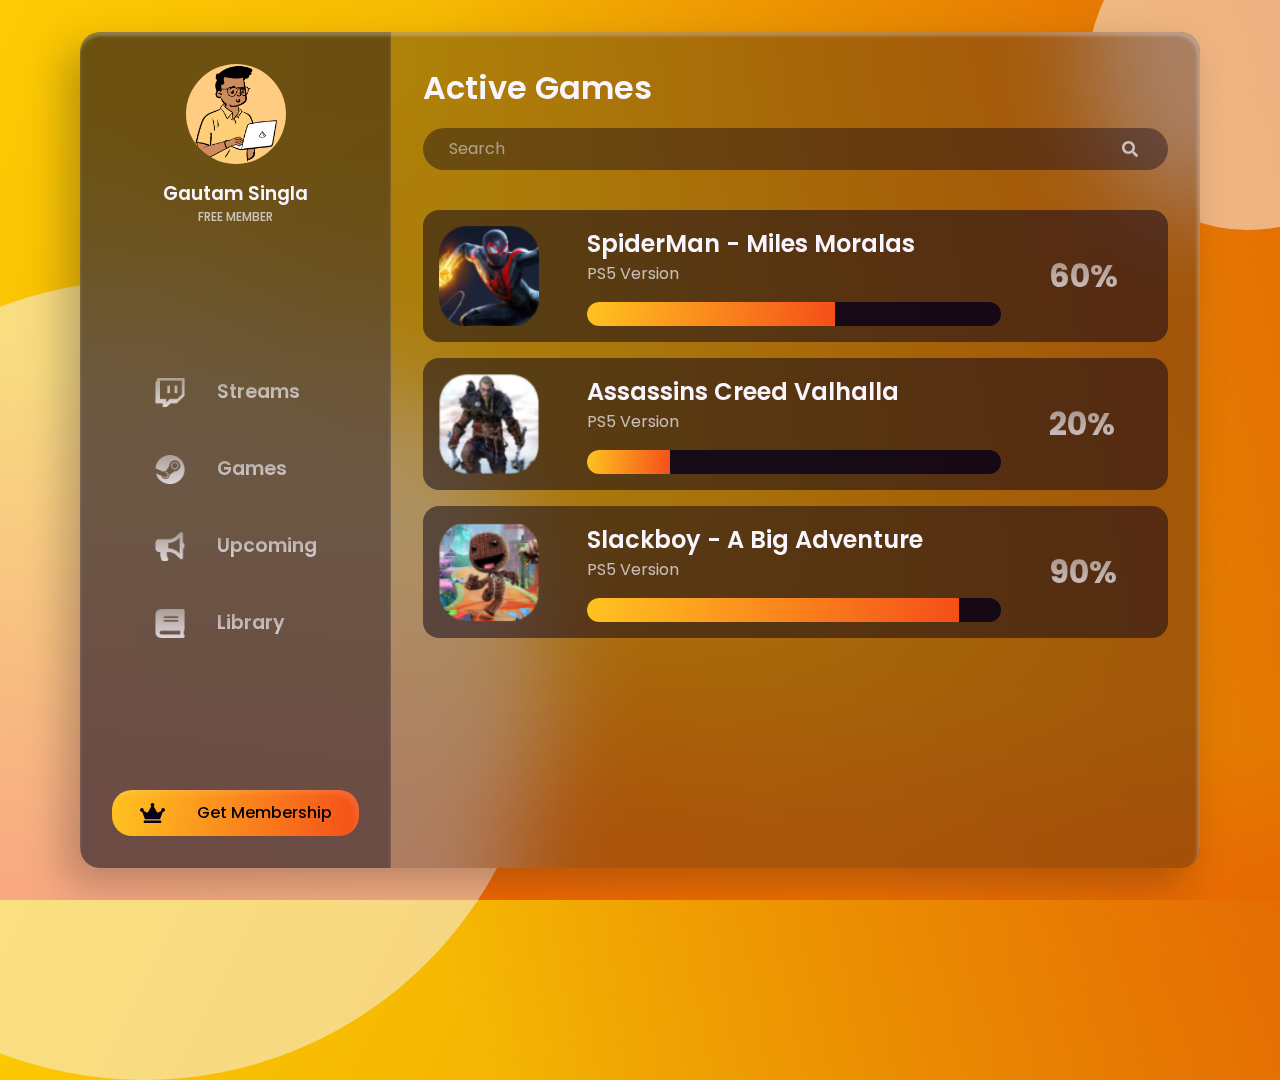
<file: Games-Dashboard/index.html>
<!DOCTYPE html>
<html lang="en">

<head>
  <meta charset="UTF-8" />
  <meta http-equiv="X-UA-Compatible" content="IE=edge" />
  <meta name="viewport" content="width=device-width, initial-scale=1.0" />
  <title>Gaming Dashboard</title>
  <link rel="shortcut icon" href="./assets/controller.png" type="image/x-icon" />
  <link rel="stylesheet" href="./styles/reset.css" />
  <link rel="stylesheet" href="./styles/backgrounds.css" />
  <link rel="stylesheet" href="./styles/style.css" />
</head>

<body>
  <!-- Styling Elements -->
  <div class="circle left"></div>
  <div class="circle right"></div>
  <!-- ---------------- -->
  <div class="container">

    <section>

      <!-- Side Bar -->
      <div class="sidebar">
        <div class="user-profile">
          <img src="./assets/user.png" alt="User-image" id="user-image" />
          <div class="user-details">
            <h3 class="username">Gautam Singla</h3>
            <p class="status">free member</p>
          </div>
        </div>
        <div class="menu">
          <a href="#" class="menu-item">
            <img src="./assets/Twitch.png" alt="" />
            <h2 class="item grad-text">Streams</h2>
          </a>
          <a href="#" class="menu-item">
            <img src="./assets/Steam.png" alt="" />
            <h2 class="item grad-text">Games</h2>
          </a>
          <a href="#" class="menu-item">
            <img src="./assets/Upcoming.png" alt="" />
            <h2 class="item grad-text">Upcoming</h2>
          </a>
          <a href="#" class="menu-item">
            <img src="./assets/Library.png" alt="" />
            <h2 class="item grad-text">Library</h2>
          </a>
        </div>
        <button><img src="./assets/Crown.svg" alt="" /> Get Membership</button>
      </div>
      <div class="main">
        <h1>Active Games</h1>

        <form method="POST">
          <input type="text" placeholder="Search" name="search" />
          <button type="submit" title="Search">
            <img src="./assets/searchIcon.svg" alt="" />
          </button>
        </form>
        <div class="card-array">
          <div class="card">
            <img class="card-image" src="./assets/spiderman.png" alt="spiderman" />
            <div class="game-details">
              <h3>SpiderMan - Miles Moralas</h3>
              <p>PS5 Version</p>
              <div class="progress">
                <div class="bar" style="width: 60%"></div>
              </div>
            </div>
            <h2 class="grad-text">60%</h2>
          </div>
          <div class="card">
            <img class="card-image" src="./assets/assassins.png" alt="assassins" />
            <div class="game-details">
              <h3>Assassins Creed Valhalla</h3>
              <p>PS5 Version</p>
              <div class="progress">
                <div class="bar" style="width: 20%"></div>
              </div>
            </div>
            <h2 class="grad-text">20%</h2>
          </div>
          <div class="card">
            <img class="card-image" src="./assets/sackboy.png" alt="sackboy" />
            <div class="game-details">
              <h3>Slackboy - A Big Adventure</h3>
              <p>PS5 Version</p>
              <div class="progress">
                <div class="bar" style="width: 90%"></div>
              </div>
            </div>
            <h2 class="grad-text">90%</h2>
          </div>
        </div>
      </div>
    </section>
  </div>
</body>

</html>
</file>
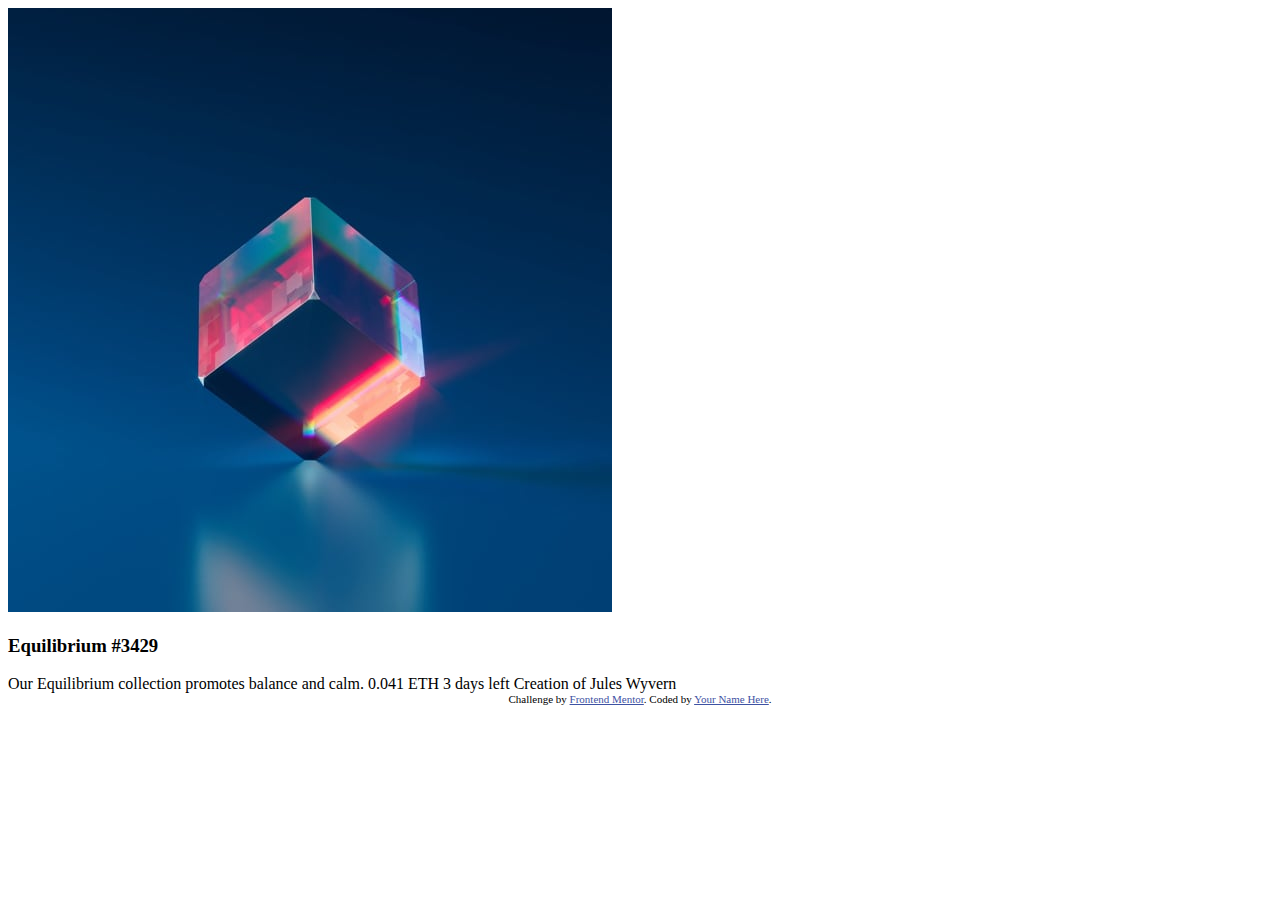
<file: nft-preview-card-component-main/index.html>
<!DOCTYPE html>
<html lang="en">
  <head>
    <meta charset="UTF-8" />
    <meta name="viewport" content="width=device-width, initial-scale=1.0" />
    <!-- displays site properly based on user's device -->

    <link
      rel="icon"
      type="image/png"
      sizes="32x32"
      href="./images/favicon-32x32.png"
    />

    <title>Frontend Mentor | NFT preview card component</title>
    <link rel="preconnect" href="https://fonts.googleapis.com" />
    <link rel="preconnect" href="https://fonts.gstatic.com" crossorigin />
    <link
      href="https://fonts.googleapis.com/css2?family=Outfit:wght@300;400;600&display=swap"
      rel="stylesheet"
    />
    <!-- Feel free to remove these styles or customise in your own stylesheet 👍 -->
    <style>
      .attribution {
        font-size: 11px;
        text-align: center;
      }
      .attribution a {
        color: hsl(228, 45%, 44%);
      }
    </style>
  </head>
  <body>
    <div class="card">
      <div class="img-container">
        <img src="./images/image-equilibrium.jpg" alt="" />
        <img
          src="./images/icon-view.svg"
          alt="eye"
        />
      </div>
    </div>
    <h3>Equilibrium #3429 </h3>
    Our Equilibrium collection promotes balance and calm.
    0.041 ETH 3 days left 
    Creation of Jules Wyvern

    <div class="attribution">
      Challenge by
      <a href="https://www.frontendmentor.io?ref=challenge" target="_blank"
        >Frontend Mentor</a
      >. Coded by <a href="#">Your Name Here</a>.
    </div>
  </body>
</html>
</file>
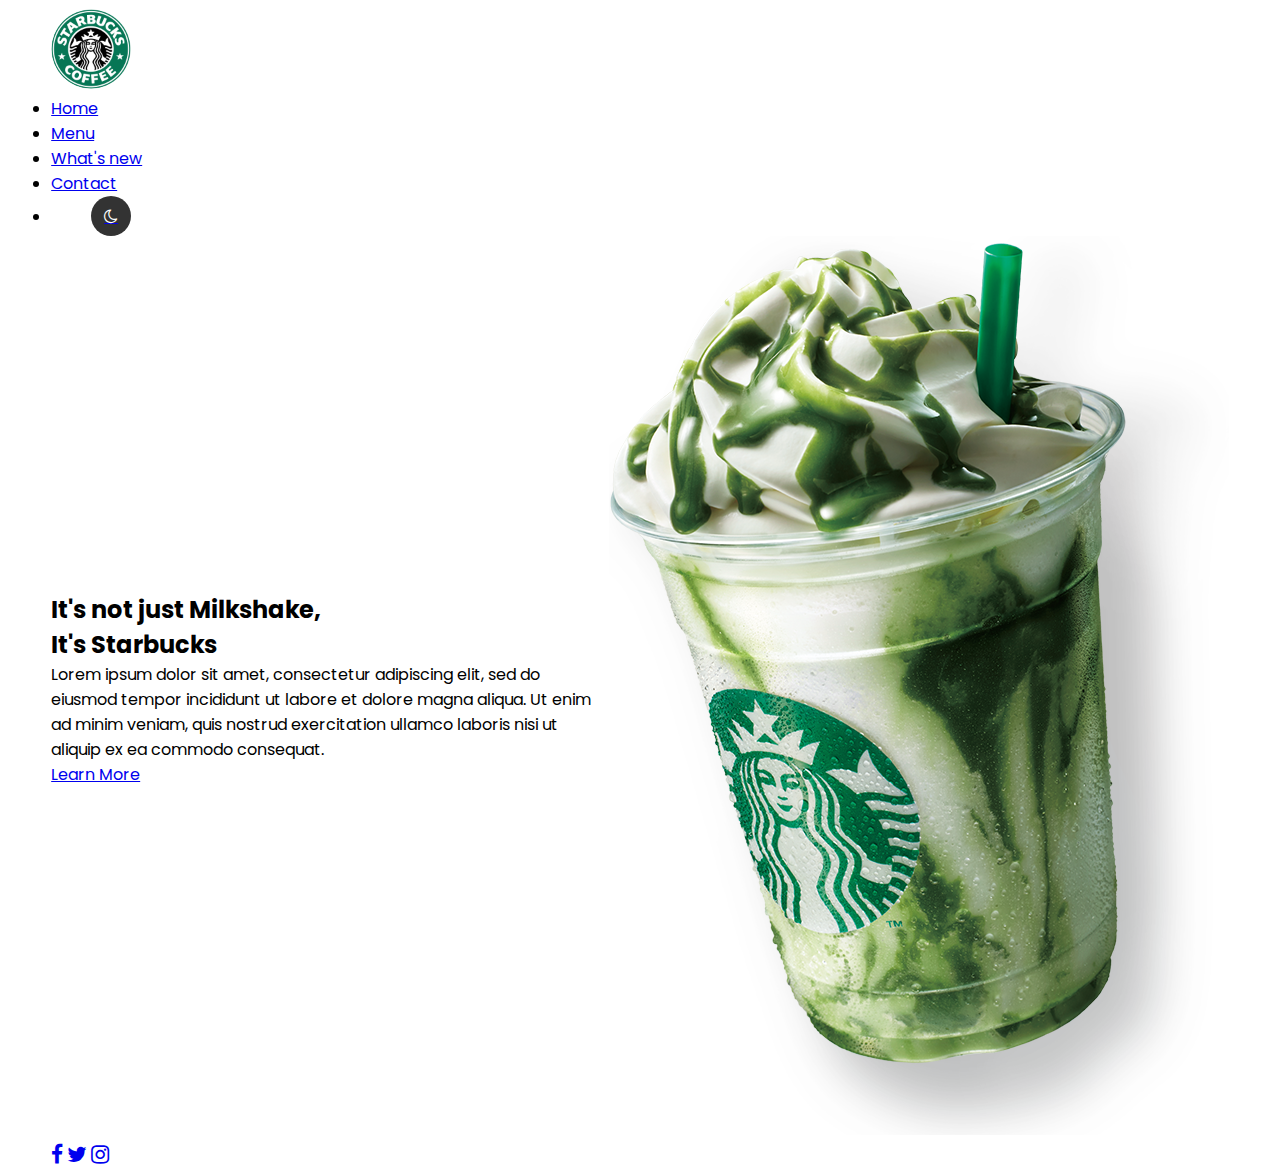
<file: StarBucks Landing/index.html>
<!DOCTYPE html>
<html lang="en">

<head>
  <meta charset="UTF-8" />
  <meta name="viewport" content="width=device-width, initial-scale=1.0" />
  <link rel="stylesheet" href="Style/style.css" />
  <link rel="preconnect" href="https://fonts.gstatic.com" />
  <link rel="icon" href="Assets/Logo.png" />
  <link href="https://fonts.googleapis.com/css2?family=Poppins:wght@100;200;300;400;500;600;700&display=swap"
    rel="stylesheet" />
  <link rel="stylesheet" href="https://cdnjs.cloudflare.com/ajax/libs/font-awesome/4.7.0/css/font-awesome.css"
    integrity="sha512-5A8nwdMOWrSz20fDsjczgUidUBR8liPYU+WymTZP1lmY9G6Oc7HlZv156XqnsgNUzTyMefFTcsFH/tnJE/+xBg=="
    crossorigin="anonymous"/>
  <title>Starbucks</title>
</head>

<body>
    <section id = "main">
      <nav>
        <img src="Assets/Starbucks-Logo.png" alt="logo_starbucks" class="logo" />
        <div class="nav-links">
          <ul class="navigation">
            <li><a href="#">Home</a></li>
            <li><a href="#">Menu</a></li>
            <li><a href="#">What's new</a></li>
            <li><a href="#">Contact</a></li>
            <li>
              <a href="#" class="toggleMode"><i class="fa fa-moon-o" aria-hidden="true"></i></a>
            </li>
          </ul>
        </div>
        <div id="burger-hider">
          <div class="burger active">
              <div class="line"></div>
              <div class="line"></div>
              <div class="line"></div>
          </div>
      </div>
      </nav>
      <header>
        <div class="text">
          <h2>It's not just Milkshake, <br />It's <span>Starbucks</span></h2>
          <p>
            Lorem ipsum dolor sit amet, consectetur adipiscing elit, sed do eiusmod tempor incididunt ut labore et dolore
            magna aliqua. Ut enim ad minim veniam, quis nostrud exercitation ullamco laboris nisi ut aliquip ex ea commodo
            consequat.
          </p>
          <a href="#" class="learnMore">Learn More</a>
          
        </div>
        <div class="img-box">
          <img src="Assets/Milkshake.png" alt="Milkshake" />
        </div>
      </header>
      <div class="social-links">
        <a href="#" class="facebook"><i class="fa fa-facebook fa-lg" aria-hidden="true"></i></a>
        <a href="#" class="twitter"><i class="fa fa-twitter fa-lg" aria-hidden="true"></i></a>
        <a href="#" class="instagram"><i class="fa fa-instagram fa-lg" aria-hidden="true"></i></a>
      </div>
    </section>
  <script src="app.js"></script>
</body>

</html>
</file>
<file: Games-Dashboard/styles/backgrounds.css>
@import url('https://fonts.googleapis.com/css2?family=Poppins:wght@300;400;500;600;700&display=swap');

body {
  font-family: 'Poppins', sans-serif;
  background: linear-gradient(
      17.52deg,
      rgba(253, 3, 3, 0.53) 0%,
      rgba(83, 3, 253, 0) 42.37%
    ),
    linear-gradient(
      243.18deg,
      rgba(227, 88, 2, 0.69) 0%,
      rgba(218, 10, 250, 0) 50%
    ),
    linear-gradient(116.82deg, #fdcb03 0%, #e38902 100%);
  /* overflow: hidden; */
  position: relative;
  overflow: hidden;
}
.circle {
  border-radius: 50%;
  background: #f8f5ff;
  opacity: 0.5;
  position: absolute;
  aspect-ratio: 1;
  z-index: -1;
}
.left {
  width: 10em;
  bottom: -10%;
  left: -10%;
}
.right {
  width: 5em;
  top: -10%;
  right: -10%;
}
section {
  background: rgba(8, 0, 25, 0.3);
  box-shadow: -15px 17px 40px rgba(8, 0, 25, 0.25);
  border-radius: 20px;
}
.sidebar {
  background: rgba(8, 0, 25, 0.4);
  backdrop-filter: blur(100px);
  border-radius: 20px 20px 0 0;

  box-shadow: inset 0px 4px 3px rgba(248, 245, 255, 0.26);
}

.sidebar button {
  background: linear-gradient(98.05deg, #ffc120 2.07%, #f54e19 100%);
  box-shadow: inset -4px 4px 4px rgba(255, 255, 255, 0.1);
  border-radius: 20px;
  border: none;
  color: var(--black);
}

.main {
  /* border-radius: 0 20px 20px 0; */
  border-radius: 0 0 20px 20px;
  backdrop-filter: blur(50px);
  box-shadow: inset -3px 4px 3px rgba(248, 245, 255, 0.26);
}

@media screen and (min-width: 768px) {
  .left {
    width: 50em;
    bottom: -20%;
    left: -20%;
  }
  .right {
    width: 20em;
  }
  .sidebar {
    border-radius: 20px 0 0 20px;
  }
  .main {
    border-radius: 0 20px 20px 0;
  }
}
</file>
<file: Games-Dashboard/styles/style.css>
:root {
  --white: 259 98% 98%;
  --black: 259 98% 5% 1;
  --icon-grad: linear-gradient(
    180deg,
    rgba(248, 245, 255, 0.46) 0%,
    rgba(248, 245, 255, 0.8) 100%
  );
}

/* **************** */
/* Utility Classes */
/* ************** */

.grad-text {
  /* Adding Gradient in text */
  background: var(--icon-grad);
  -webkit-text-fill-color: transparent;
  -webkit-background-clip: text;
  background-clip: text;
}

/* ************** */
/* Layout styles */
/* ************** */
.container {
  display: grid;
  place-items: center;
  height: 100vh;
  padding: 1em;
  overflow: hidden;
}
section {
  width: 100%;
  max-width: 1200px;
  height: 100%;
  margin: auto;
  position: relative;
  display: grid;
  grid-template-columns: 1fr;
  overflow: hidden;
}

.sidebar {
  display: flex;
  flex-direction: column;
  justify-content: space-between;
  align-items: center;
  height: 100%;
  padding: 2em 1em;
  z-index: 1;
  gap: 2em;
}

.main {
  height: 100%;
  padding: 2em 1em;
  overflow-y: auto;
}

@media screen and (min-width: 768px) {
  .container {
    padding: 2em 5em;
  }
  section {
    grid-template-columns: 1fr 3fr;
  }
  .sidebar {
    gap: 3em;
    padding: 2em;
  }
  .main {
    padding: 2em;
  }
}

/* ************** */
/* Sidebar Styles */
/* ************** */
.user-profile {
  display: flex;
  gap: 1em;
  align-items: center;
  color: hsl(var(--white));
}
#user-image {
  aspect-ratio: 1;
  width: 50px;
  border-radius: 50%;
  object-fit: cover;
}
.username {
  font-weight: 600;
}
.status {
  font-weight: 500;
  font-size: 0.75rem;
  text-transform: uppercase;
  opacity: 0.7;
}

.menu {
  display: flex;
  gap: 3em;
}
.menu-item {
  display: flex;
  gap: 2em;
}
.menu-item img {
  width: 20px;
}
.item {
  font-weight: 600;
  font-size: 1.2rem;
  display: none;
}
.sidebar button {
  display: none;
  padding: 0.7em 2.5em;
  gap: 2em;
  font-size: 1rem;
  font-weight: 500;
  white-space: nowrap;
  align-items: center;
  justify-content: center;
  cursor: pointer;
}

@media screen and (min-width: 768px) {
  .user-profile {
    flex-direction: column;
  }
  #user-image {
    width: 100px;
  }
  .user-details {
    text-align: center;
  }
  .menu {
    flex-direction: column;
  }
  .menu-item img {
    width: 30px;
  }
  .item {
    display: block;
  }
  .sidebar button {
    display: flex;
  }
}

/* ************************ */
/* Main Section Starts Here */
/* ************************ */

.main h1 {
  color: hsl(var(--white));
  font-size: 1.5rem;
  font-weight: 600;
}
form {
  background: #08001966;
  display: flex;
  border-radius: 30px;
  width: 100%;
  padding: 0.5em 1.5em;
  margin-block: 1em 2.5em;
}
form input[type='text'] {
  flex: 1;
}
form input[type='text']::placeholder {
  color: hsl(var(--white) / 0.5);
}

form input[type='text'],
button {
  background: transparent;
  color: white;
  outline: none;
  border: none;
}
.card-array {
  display: flex;
  flex-direction: column;
  gap: 1em;
  justify-content: stretch;
  align-items: stretch;
}
.card {
  display: flex;
  background: #08001980;
  border-radius: 1em;
  justify-content: center;
  padding: 1em;
  gap: 1em;
}
.card-image {
  /* aspect-ratio: 1; */
  width: 50px;
  height: 50px;
  border-radius: 1em;
  object-fit: cover;
}
.card .game-details {
  color: hsl(var(--white));
  flex: 2;
}
.card h2 {
  flex: 0.5;
  display: none;
  font-weight: 700;
  font-size: 2rem;
}
.progress {
  background: rgba(8, 0, 25, 0.8);
  border-radius: 1em;
  height: 1em;
  width: 100%;
  overflow: hidden;
  margin-top: 1em;
}
.bar {
  background: linear-gradient(98.05deg, #ffc120 2.07%, #f54e19 100%);
  height: 100%;
}
.card .game-details meter {
  height: 2em;
  width: 100%;
}
.card .game-details meter::-webkit-meter-bar {
  background: transparent;
}

.card .game-details h3 {
  font-weight: 600;
  font-size: 1rem;
}
.card .game-details p {
  font-size: 0.8rem;
  opacity: 0.7;
}

@media screen and (min-width: 768px) {
  .main h1 {
    font-size: 2rem;
  }
  .card {
    gap: 3em;
    align-items: center;
  }
  .progress {
    height: 1.5em;
  }
  .card h2 {
    display: block;
  }
  .card-image {
    width: 100px;
    height: 100px;
  }
  .card .game-details h3 {
    font-size: 1.5rem;
  }
  .card .game-details p {
    font-size: 1rem;
  }
}
</file>
<file: StarBucks Landing/Style/style.css>
:root {
  --black: #333;
  --white: #fff;
  --green: #006342;
}
body.dark {
  --black: #fff;
  --white: #333;
  --green: #00d890;
  --greendark: #006342;
}
* {
  font-family: "Poppins", sans-serif;
  padding: 0;
  margin: 0;
  box-sizing: border-box;
  font: size 62.5%;
}

body {
  overflow-x: hidden;
  background: var(--white);
  transition: all 0.5s;
}
body.dark {
  background: var(--greendark);
  transition: all 0.5s;
}
section {
  padding-top: 1vh;
  
  padding-left: 4vw;
  padding-right: 4vw;
  height: 100vh;
  
  
}

header {
  display: -webkit-box;
  display: -ms-flexbox;
  display: flex;
  -webkit-box-align: center;
  -ms-flex-align: center;
  align-items: center;
  -webkit-box-pack: justify;
  -ms-flex-pack: justify;
  justify-content: space-between;
}

a.toggleMode {
  margin-left: 40px;
  width: 40px;
  height: 40px;
  background: var(--black);
  border-radius: 50%;
  display: -webkit-box;
  display: -ms-flexbox;
  display: flex;
  -webkit-box-align: center;
  -ms-flex-align: center;
  align-items: center;
  -webkit-box-pack: center;
  -ms-flex-pack: center;
  justify-content: center;
}

a.toggleMode i {
  color: var(--white);
}

.logo {
  max-width: 80px;
  -webkit-clip-path: circle(40px at center);
  clip-path: circle(40px at center);
}

section header .navigation {
  display: -webkit-box;
  display: -ms-flexbox;
  display: flex;
  -webkit-box-align: center;
  -ms-flex-align: center;
  align-items: center;
  -webkit-box-pack: center;
  -ms-flex-pack: center;
  justify-content: center;
}

section header ul li {
  list-style: none;
  margin-left: 50px;
  font-size: 1.1rem;
}

section header ul li a {
  text-decoration: none;
  color: var(--black);
}

.content {
  display: -webkit-box;
  display: -ms-flexbox;
  display: flex;
  -webkit-box-align: center;
  -ms-flex-align: center;
  align-items: center;
  -ms-flex-pack: distribute;
  justify-content: space-around;
  margin-top: 50px;
}

.content .learnMore {
  width: 100%;
  height: 100%;
  padding: 0.5em 1em;
  font-size: 1.1rem;
  background: var(--green);
  margin: 50px 0;
  border-radius: 50px;
}

.content a {
  text-decoration: none;
  color: var(--white);
}
body.dark .content a {
  font-weight: 500;
}

.content .img-box {
  display: -webkit-box;
  display: -ms-flexbox;
  display: flex;
  -webkit-box-align: center;
  -ms-flex-align: center;
  align-items: center;
  -webkit-box-pack: center;
  -ms-flex-pack: center;
  justify-content: center;
  width: 100%;
  position: relative;
}

.content .img-box img {
  max-width: 40vh;
}

.content .img-box::before {
  content: "";
  width: 20em;
  height: 20em;
  background: var(--green);
  position: absolute;
  border-radius: 50%;
  z-index: -1;
}

.content .text {
  max-width: 80vh;
}

.content .text h2 {
  font-size: 3rem;
  line-height: 1.4em;
  color: var(--black);
}

.content .text h2 span {
  font-size: 3.5rem;
  color: var(--green);
}
.content .text p {
  margin-bottom: 2em;
  text-align: justify;
  color: var(--black);
}

footer {
  width: 100%;
  bottom: 10%;
  margin-top:5%;
  display: -webkit-box;
  display: -ms-flexbox;
  display: flex;
  -webkit-box-align: center;
  -ms-flex-align: center;
  align-items: center;
  -webkit-box-pack: left;
  -ms-flex-pack: left;
  justify-content: left;
  -webkit-box-orient: horizontal;
  -webkit-box-direction: normal;
  -ms-flex-direction: row;
  flex-direction: row;
}

footer a {
  width: 50px;
  height: 50px;
  border-radius: 50%;
  display: -webkit-box;
  display: -ms-flexbox;
  display: flex;
  -webkit-box-align: center;
  -ms-flex-align: center;
  align-items: center;
  -webkit-box-pack: center;
  -ms-flex-pack: center;
  justify-content: center;
  -webkit-box-orient: horizontal;
  -webkit-box-direction: normal;
  -ms-flex-direction: row;
  flex-direction: row;
  margin-right: 20px;
  background: var(--black);
  text-decoration: none;
  color: var(--white);
}

footer a fa {
  font-size: 3rem;
}

footer a:hover {
  background: var(--green);
  -webkit-transition: 0.3s;
  transition: 0.3s;
}
/*# sourceMappingURL=style.css.map */

/* adding the dark mode functionality */
</file>
